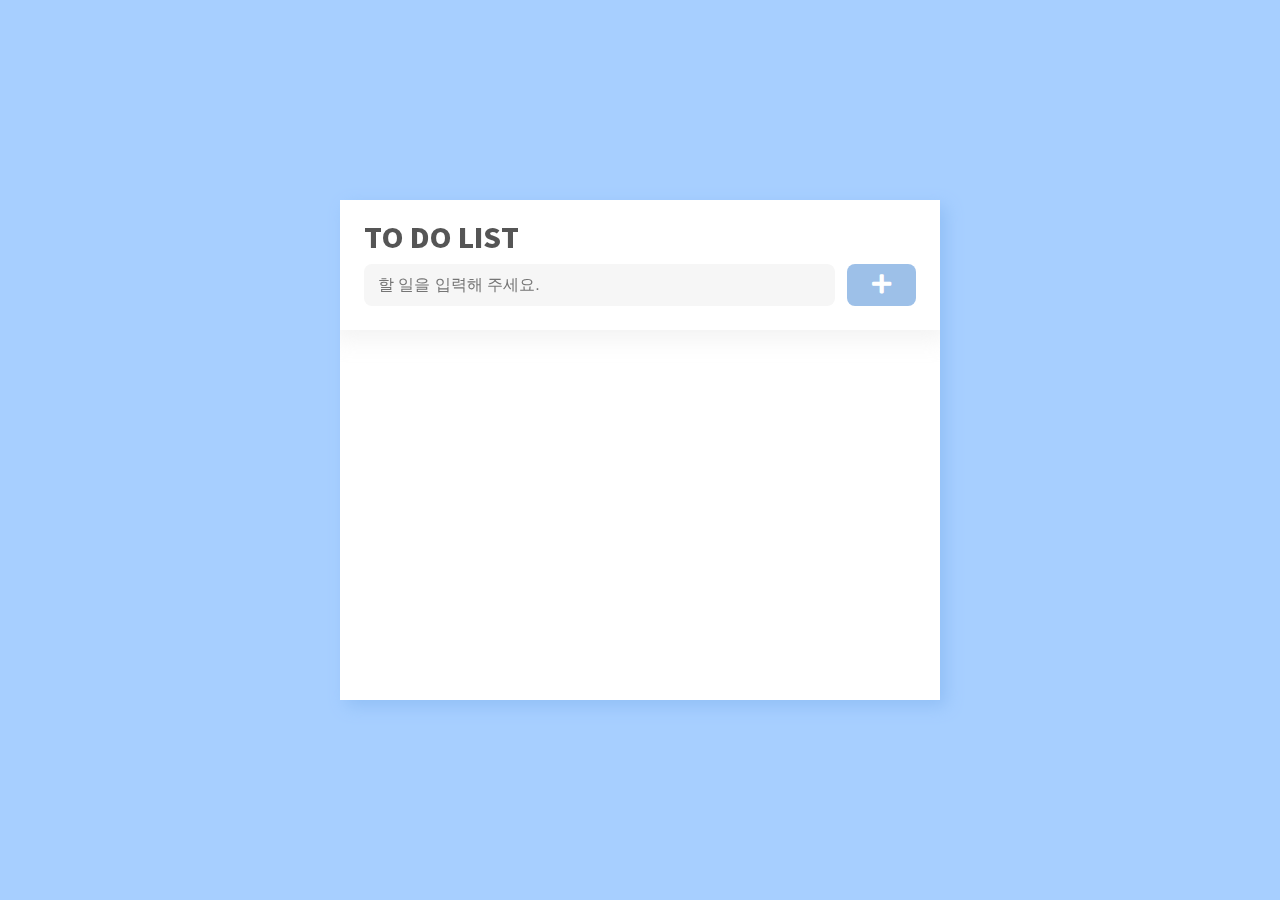
<file: index.html>
<!DOCTYPE html>
<html lang="ko">
  <head>
    <meta charset="UTF-8" />
    <meta
      name="viewport"
      content="width=device-width, initial-scale=1.0, user-scalable=no, viewport-fit=cover"
    />
    <title>To do list</title>
    <link rel="stylesheet" href="utils/reset.css" />
    <link
      rel="stylesheet"
      href="https://cdnjs.cloudflare.com/ajax/libs/font-awesome/5.8.2/css/all.min.css"
    />
    <link rel="stylesheet" href="style.css" />
  </head>

  <body>
    <div class="wrap">
      <div class="header">
        <h2>TO DO LIST</h2>
        <form class="todo_form">
          <input
            type="text"
            class="todo_input"
            placeholder="할 일을 입력해 주세요."
            autofocus="true"
          />
          <button type="submit" class="todo_submit_button">
            <i class="fas fa-plus"></i>
          </button>
        </form>
      </div>
      <div class="todos"></div>
    </div>
    <script src="script.js"></script>
  </body>
</html>
</file>
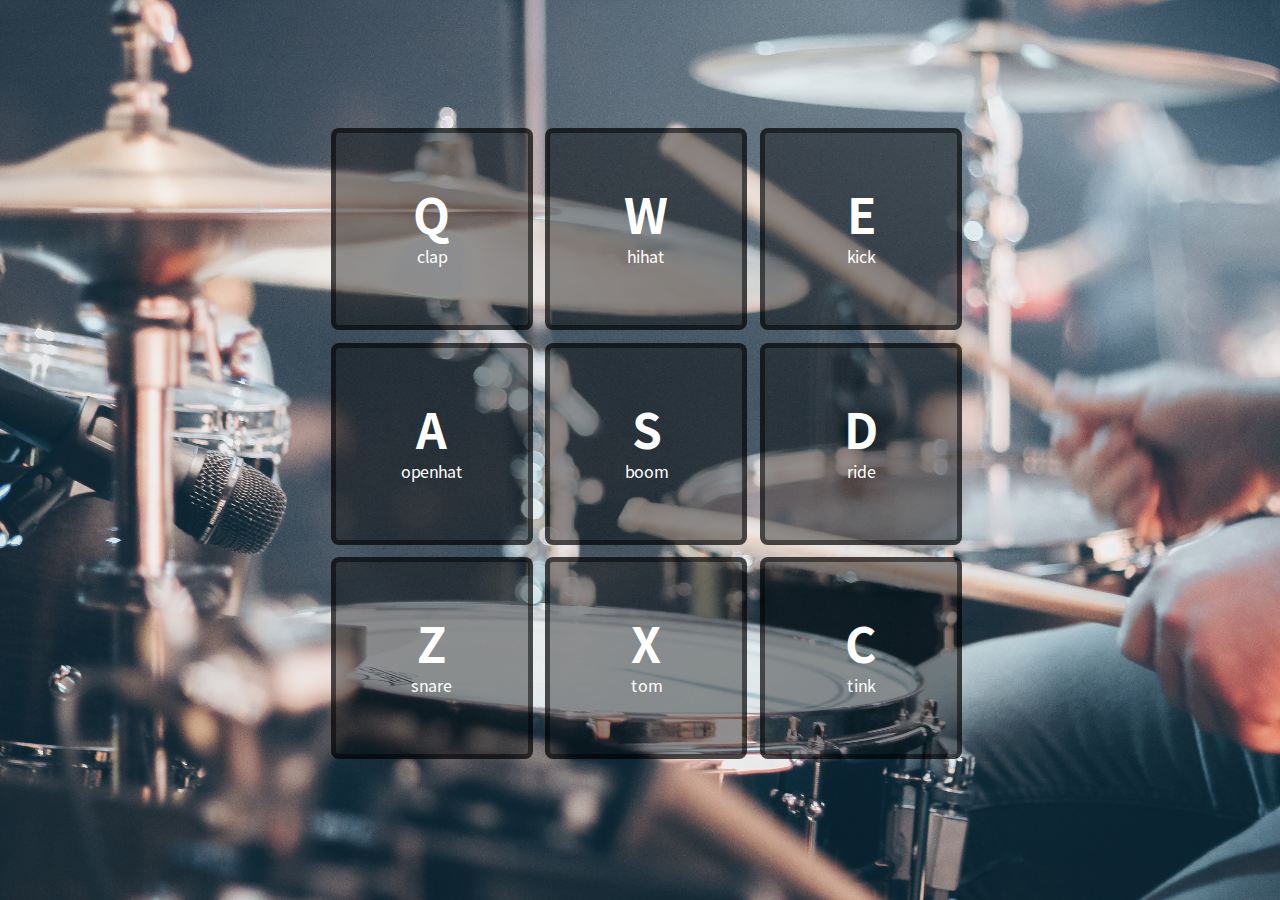
<file: 3x3 durm/index.html>
<!DOCTYPE html>
<html lang="ko">
  <head>
    <meta charset="UTF-8" />
    <meta
      name="viewport"
      content="width=device-width, initial-scale=1.0, user-scalable=no, viewport-fit=cover"
    />
    <title>Drumkit</title>
    <link rel="stylesheet" href="../../utils/reset.css" />
    <link rel="stylesheet" href="style.css" />
  </head>

  <body>
    <div class="wrap">
      <div class="keys">
        <div class="key">
          <div class="label">
            <kbd>Q</kbd>
            <span class="sound">clap</span>
          </div>
        </div>
        <div class="key">
          <div class="label">
            <kbd>W</kbd>
            <span class="sound">hihat</span>
          </div>
        </div>
        <div class="key">
          <div class="label">
            <kbd>E</kbd>
            <span class="sound">kick</span>
          </div>
        </div>
        <div class="break"></div>
        <div class="key">
          <div class="label">
            <kbd>A</kbd>
            <span class="sound">openhat</span>
          </div>
        </div>
        <div class="key">
          <div class="label">
            <kbd>S</kbd>
            <span class="sound">boom</span>
          </div>
        </div>
        <div class="key">
          <div class="label">
            <kbd>D</kbd>
            <span class="sound">ride</span>
          </div>
        </div>
        <div class="break"></div>
        <div class="key">
          <div class="label">
            <kbd>Z</kbd>
            <span class="sound">snare</span>
          </div>
        </div>
        <div class="key">
          <div class="label">
            <kbd>X</kbd>
            <span class="sound">tom</span>
          </div>
        </div>
        <div class="key">
          <div class="label">
            <kbd>C</kbd>
            <span class="sound">tink</span>
          </div>
        </div>
      </div>
    </div>
    <script src="script.js"></script>
  </body>
</html>
</file>
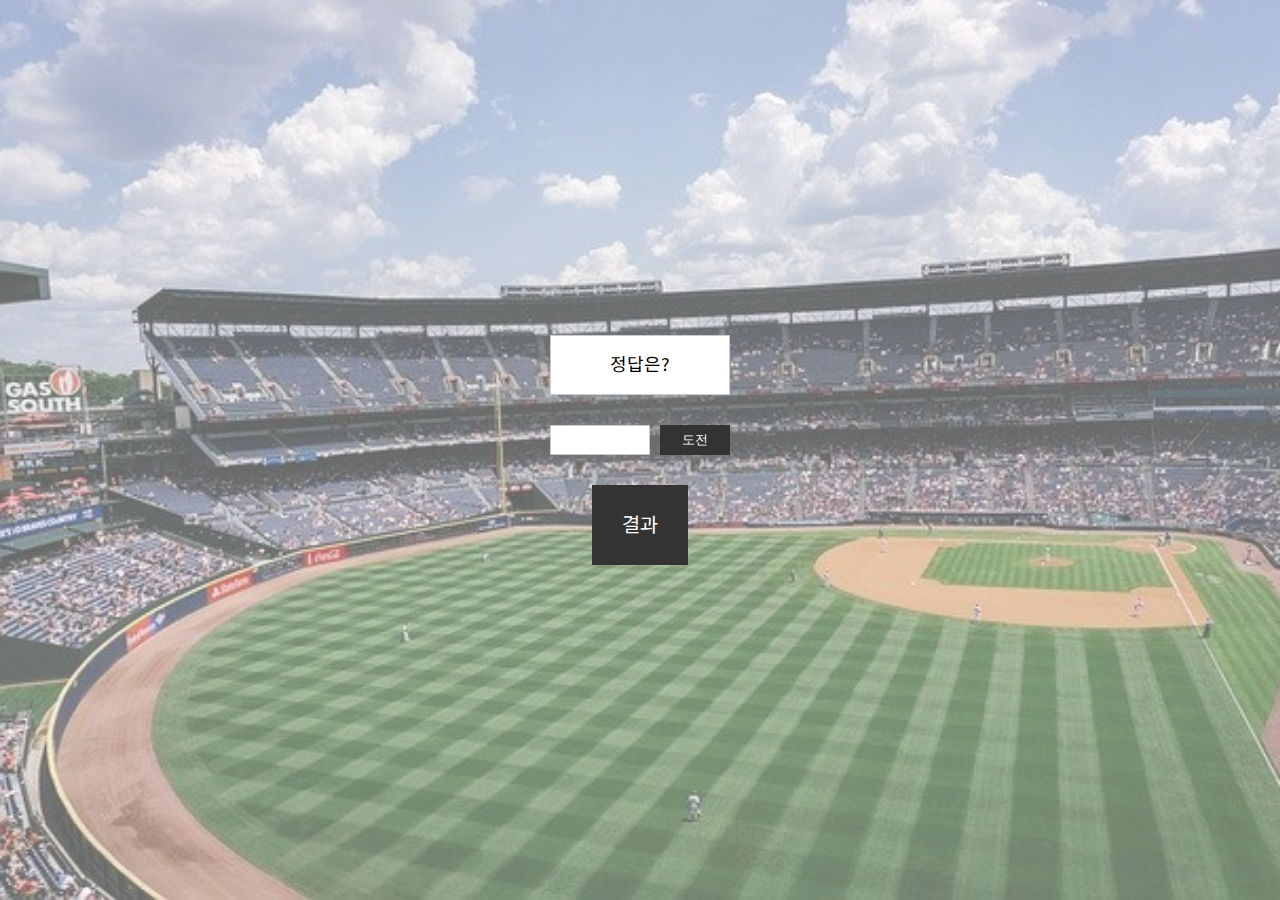
<file: baseballGame/index.html>
<!DOCTYPE html>
<html lang="ko">
  <head>
    <meta charset="UTF-8" />
    <meta
      name="viewport"
      content="width=device-width, initial-scale=1.0, user-scalable=no, viewport-fit=cover"
    />
    <title>Baseball</title>
    <link rel="stylesheet" href="../../utils/reset.css" />
    <link rel="stylesheet" href="style.css" />
  </head>

  <body>
    <main>
      <section>
        <div class="ball_answer">정답은?</div>
        <form>
          <label for="question"></label>
          <input
            class="ball_input"
            type="number"
            id="question"
            name="question"
            min="0"
            max="9999"
          />
          <button>도전</button>
        </form>
        <div class="ball_question">결과</div>
      </section>
    </main>
    <script src="script.js"></script>
  </body>
</html>
</file>
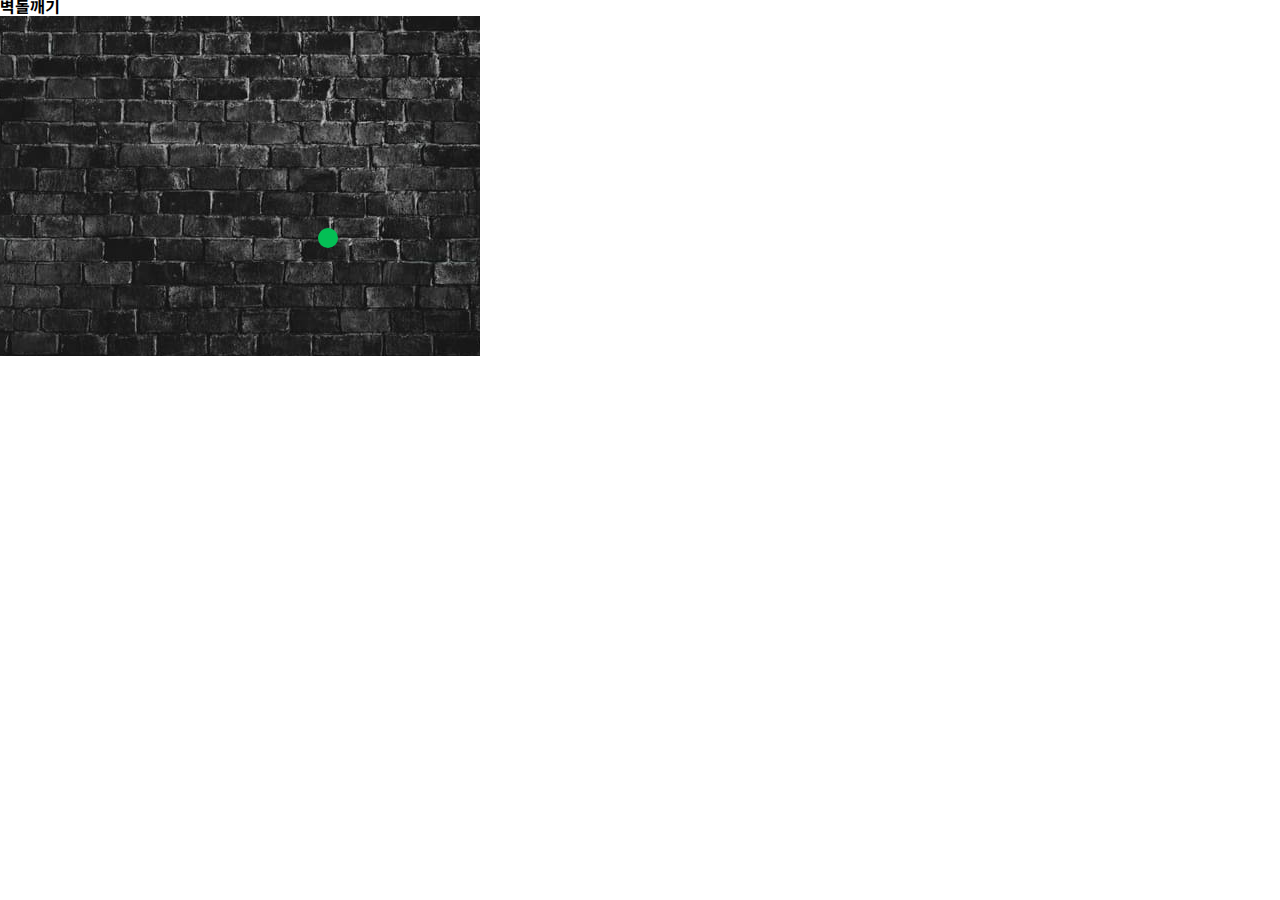
<file: breakout/index.html>
<!DOCTYPE html>
<html lang="ko">
  <head>
    <meta charset="UTF-8" />
    <meta
      name="viewport"
      content="width=device-width, initial-scale=1.0, user-scalable=no, viewport-fit=cover"
    />
    <title>벽돌깨기</title>
    <link rel="stylesheet" href="../../utils/reset.css" />
    <link rel="stylesheet" href="style.css" />
  </head>

  <body>
    <main>
      <h1>벽돌깨기</h1>
      <div class="canvas"></div>
    </main>
    <script src="script.js"></script>
  </body>
</html>
</file>
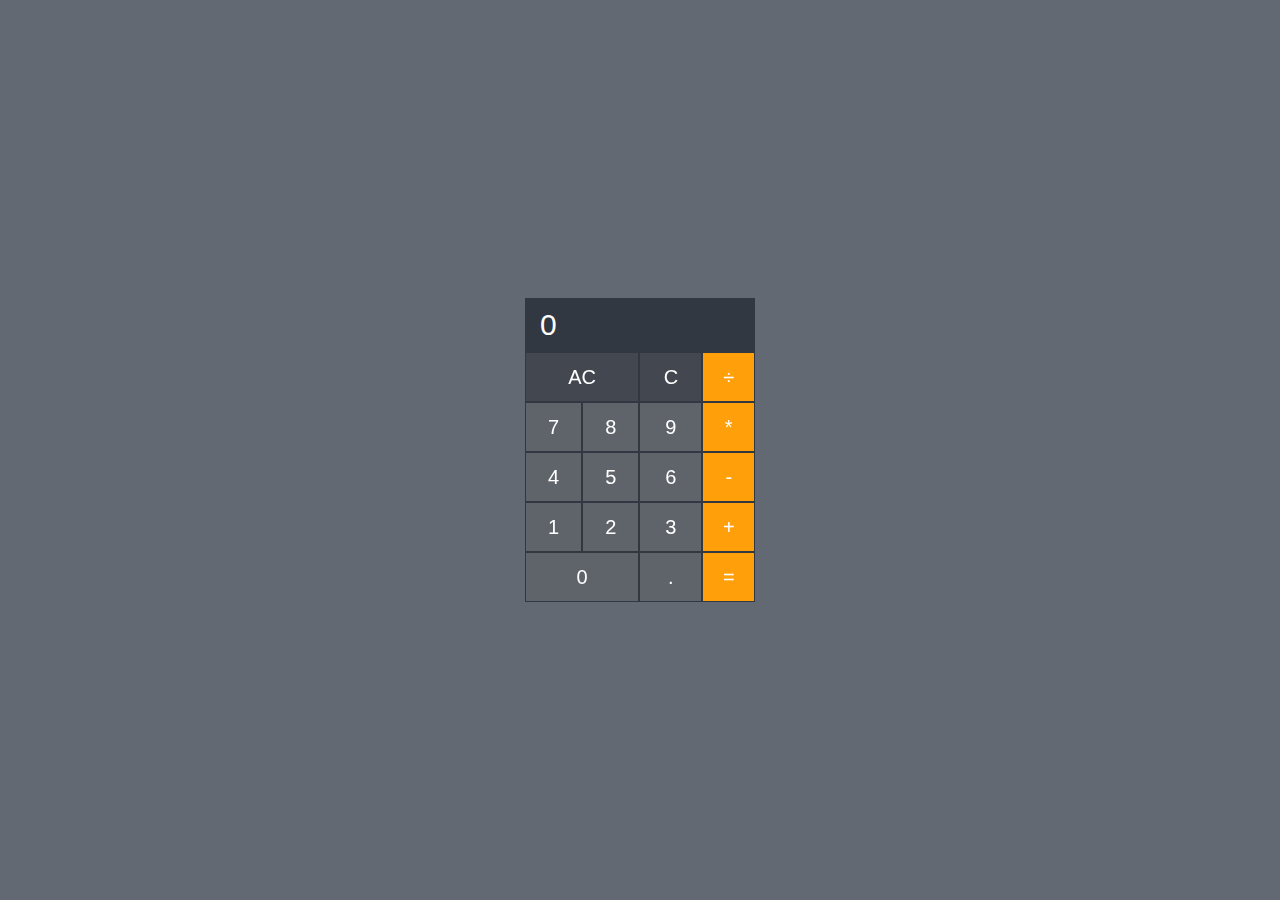
<file: calculator/index.html>
<!DOCTYPE html>
<html lang="ko">
  <head>
    <meta charset="UTF-8" />
    <meta
      name="viewport"
      content="width=device-width, initial-scale=1.0, user-scalable=no, viewport-fit=cover"
    />
    <title>Calculator</title>
    <link rel="stylesheet" href="../../utils/reset.css" />
    <link rel="stylesheet" href="style.css" />
  </head>

  <body>
    <div class="wrap">
      <table>
        <tr>
          <td colspan="4">
            <input type="text" class="display" value="0" />
          </td>
        </tr>
        <tr>
          <td colspan="2"><button class="cell_button all_clear">AC</button></td>
          <td><button class="cell_button clear">C</button></td>
          <td><button class="cell_button operation">÷</button></td>
        </tr>
        <tr>
          <td><button class="cell_button number">7</button></td>
          <td><button class="cell_button number">8</button></td>
          <td><button class="cell_button number">9</button></td>
          <td><button class="cell_button operation">*</button></td>
        </tr>
        <tr>
          <td><button class="cell_button number">4</button></td>
          <td><button class="cell_button number">5</button></td>
          <td><button class="cell_button number">6</button></td>
          <td><button class="cell_button operation">-</button></td>
        </tr>
        <tr>
          <td><button class="cell_button number">1</button></td>
          <td><button class="cell_button number">2</button></td>
          <td><button class="cell_button number">3</button></td>
          <td><button class="cell_button operation">+</button></td>
        </tr>
        <tr>
          <td colspan="2">
            <button class="cell_button number">0</button>
          </td>
          <td><button class="cell_button number">.</button></td>
          <td><button class="cell_button compute">=</button></td>
        </tr>
      </table>
    </div>
    <script src="script.js"></script>
  </body>
</html>
</file>
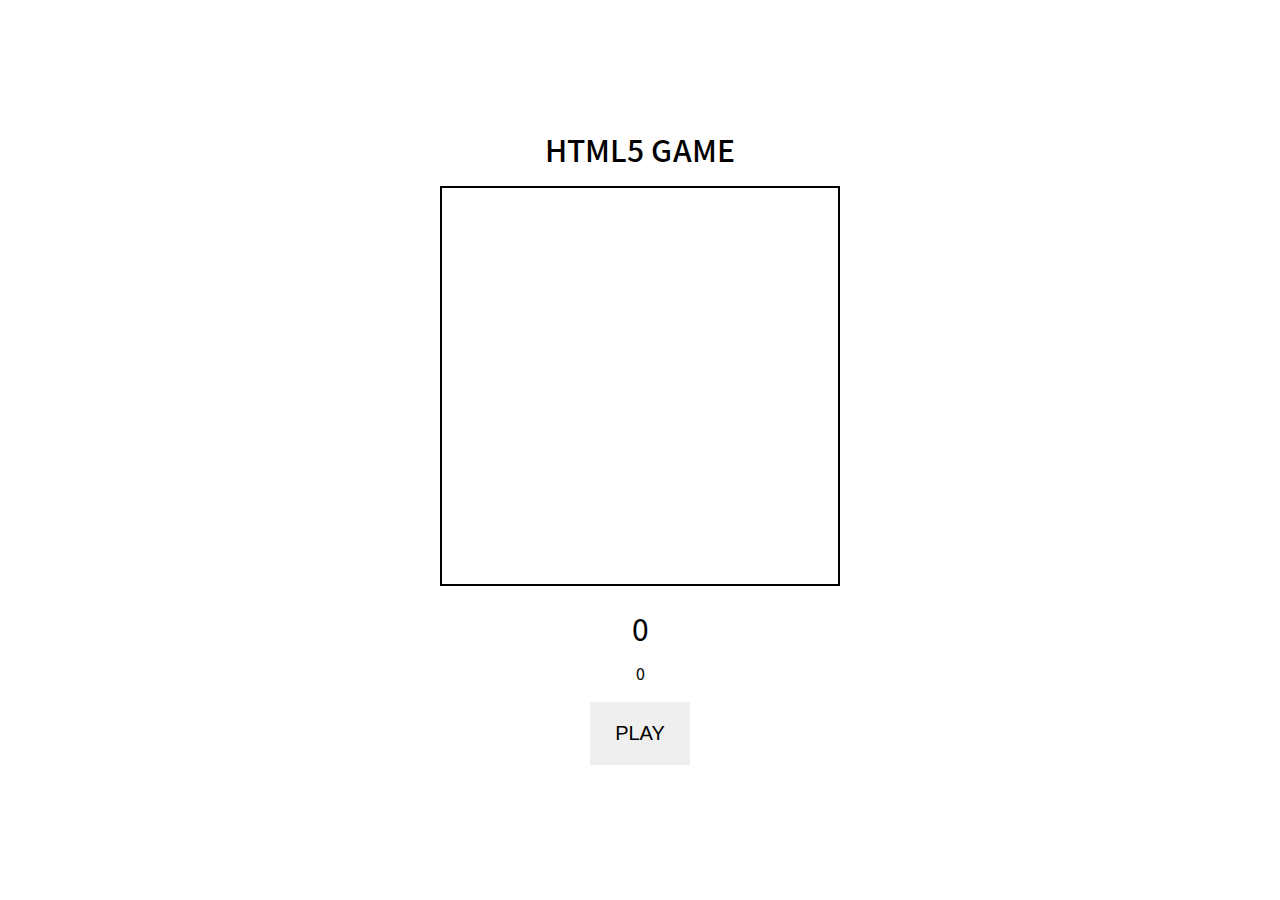
<file: canvasGame/index.html>
<!DOCTYPE html>
<html lang="ko">
  <head>
    <meta charset="UTF-8" />
    <meta
      name="viewport"
      content="width=device-width, initial-scale=1.0, user-scalable=no, viewport-fit=cover"
    />
    <title>html5 game</title>
    <link rel="stylesheet" href="../../utils/reset.css" />
    <link rel="stylesheet" href="style.css" />
  </head>

  <body>
    <main>
      <h1>html5 game</h1>
      <canvas width="300" height="300" class="canvas"></canvas>
      <span class="score">0</span>
      <span class="highscore">0</span>
      <button type="button" class="js-play">PLAY</button>
    </main>
    <script src="script.js"></script>
  </body>
</html>
</file>
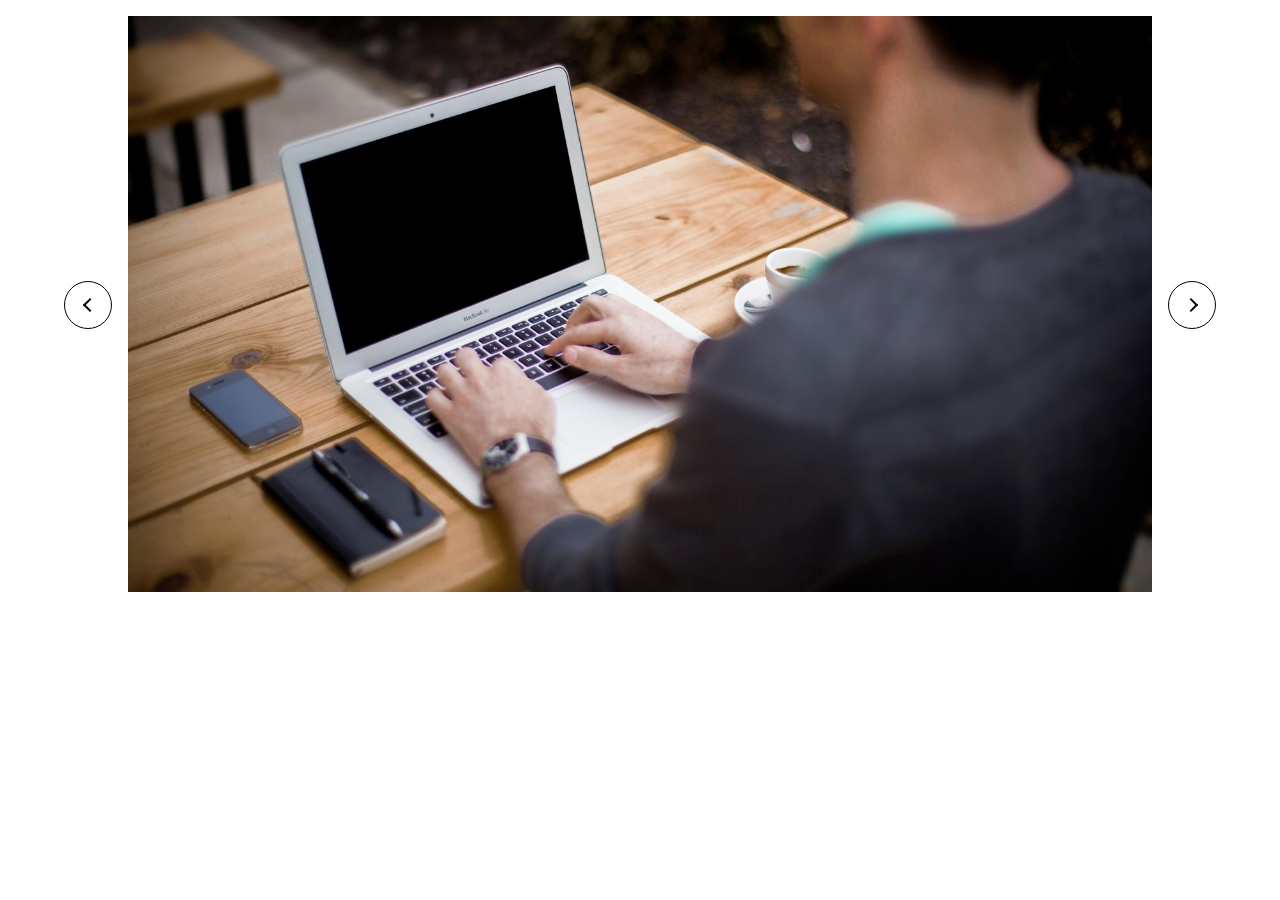
<file: carousel/index.html>
<!DOCTYPE html>
<html lang="ko">
  <head>
    <meta charset="UTF-8" />
    <meta
      name="viewport"
      content="width=device-width, initial-scale=1.0, user-scalable=no, viewport-fit=cover"
    />
    <title>carousel</title>
    <link rel="stylesheet" href="../../utils/reset.css" />
    <link rel="stylesheet" href="style.css" />
  </head>

  <body>
    <div class="carousel-wrapper">
      <div class="carousel">
        <img class="carousel_item" src="assets/1.jpeg" />
        <img class="carousel_item" src="assets/2.jpeg" />
        <img class="carousel_item" src="assets/3.jpeg" />
        <img class="carousel_item" src="assets/4.jpeg" />
        <img class="carousel_item" src="assets/5.jpeg" />

        <div class="carousel_button--next"></div>
        <div class="carousel_button--prev"></div>
      </div>
    </div>

    <script src="script.js"></script>
  </body>
</html>
</file>
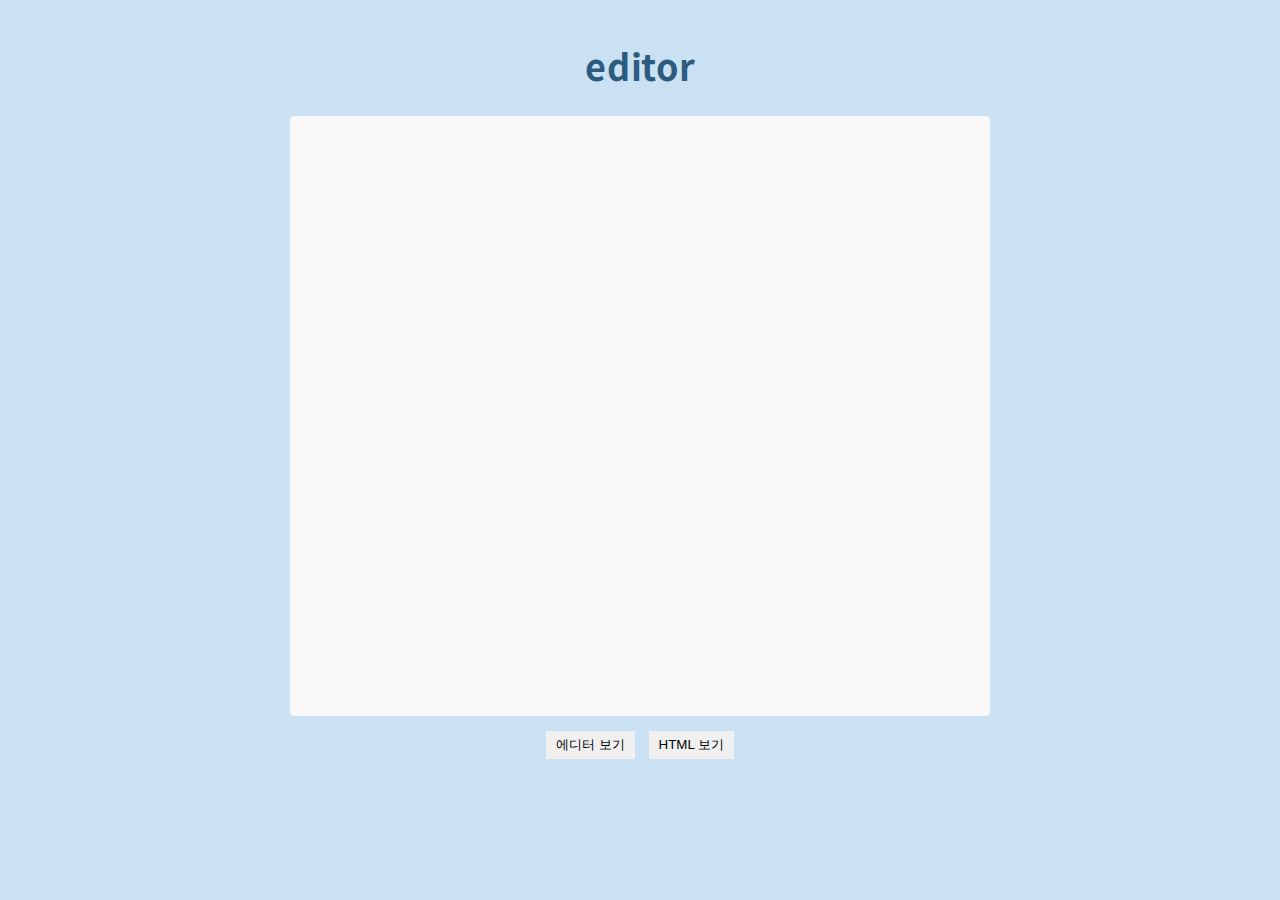
<file: editor/index.html>
<!DOCTYPE html>
<html lang="ko">
  <head>
    <meta charset="UTF-8" />
    <meta
      name="viewport"
      content="width=device-width, initial-scale=1.0, user-scalable=no, viewport-fit=cover"
    />
    <title>editor</title>
    <link rel="stylesheet" href="../../utils/reset.css" />
    <link rel="stylesheet" href="style.css" />
  </head>

  <body>
    <div class="container">
      <div class="wrap">
        <h1>editor</h1>
        <div class="editor_buttons"></div>
        <div class="editor edit show" contenteditable="true"></div>
        <div class="editor html" contenteditable="true"></div>
        <div class="show_buttons">
          <button class="show_editor_button">에디터 보기</button>
          <button class="show_html_button">HTML 보기</button>
        </div>
      </div>
    </div>
    <script src="script.js"></script>
  </body>
</html>
</file>
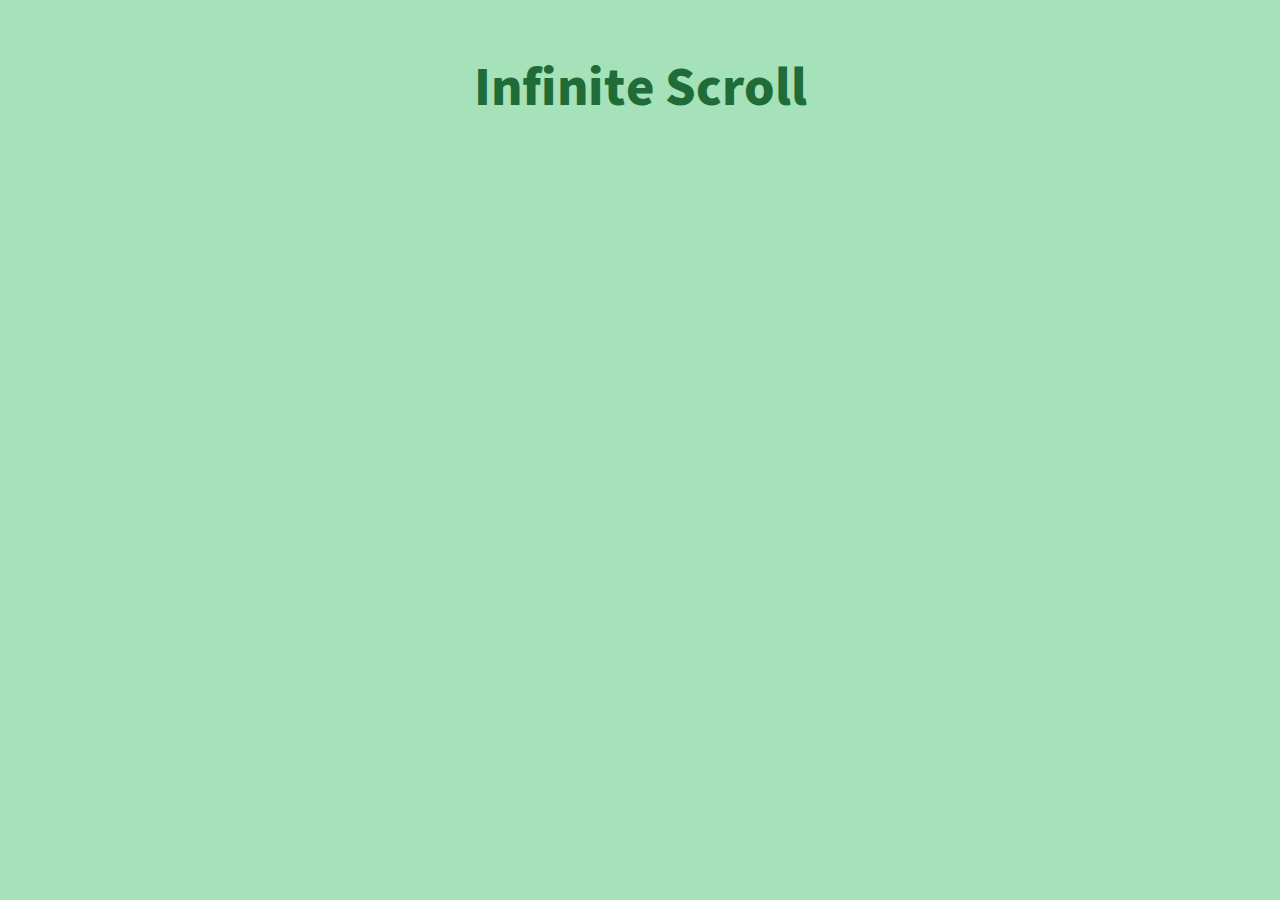
<file: infiniteScroll/index.html>
<!DOCTYPE html>
<html lang="ko">
  <head>
    <meta charset="UTF-8" />
    <meta
      name="viewport"
      content="width=device-width, initial-scale=1.0, user-scalable=no, viewport-fit=cover"
    />
    <title>Infinite scroll</title>
    <link rel="stylesheet" href="../../utils/reset.css" />
    <link rel="stylesheet" href="style.css" />
  </head>

  <body>
    <div class="wrap">
      <h2>Infinite Scroll</h2>
      <div class="posts"></div>
      <div class="loader">
        <div></div>
        <div></div>
        <div></div>
        <div></div>
      </div>
    </div>
    <script src="script.js"></script>
  </body>
</html>
</file>
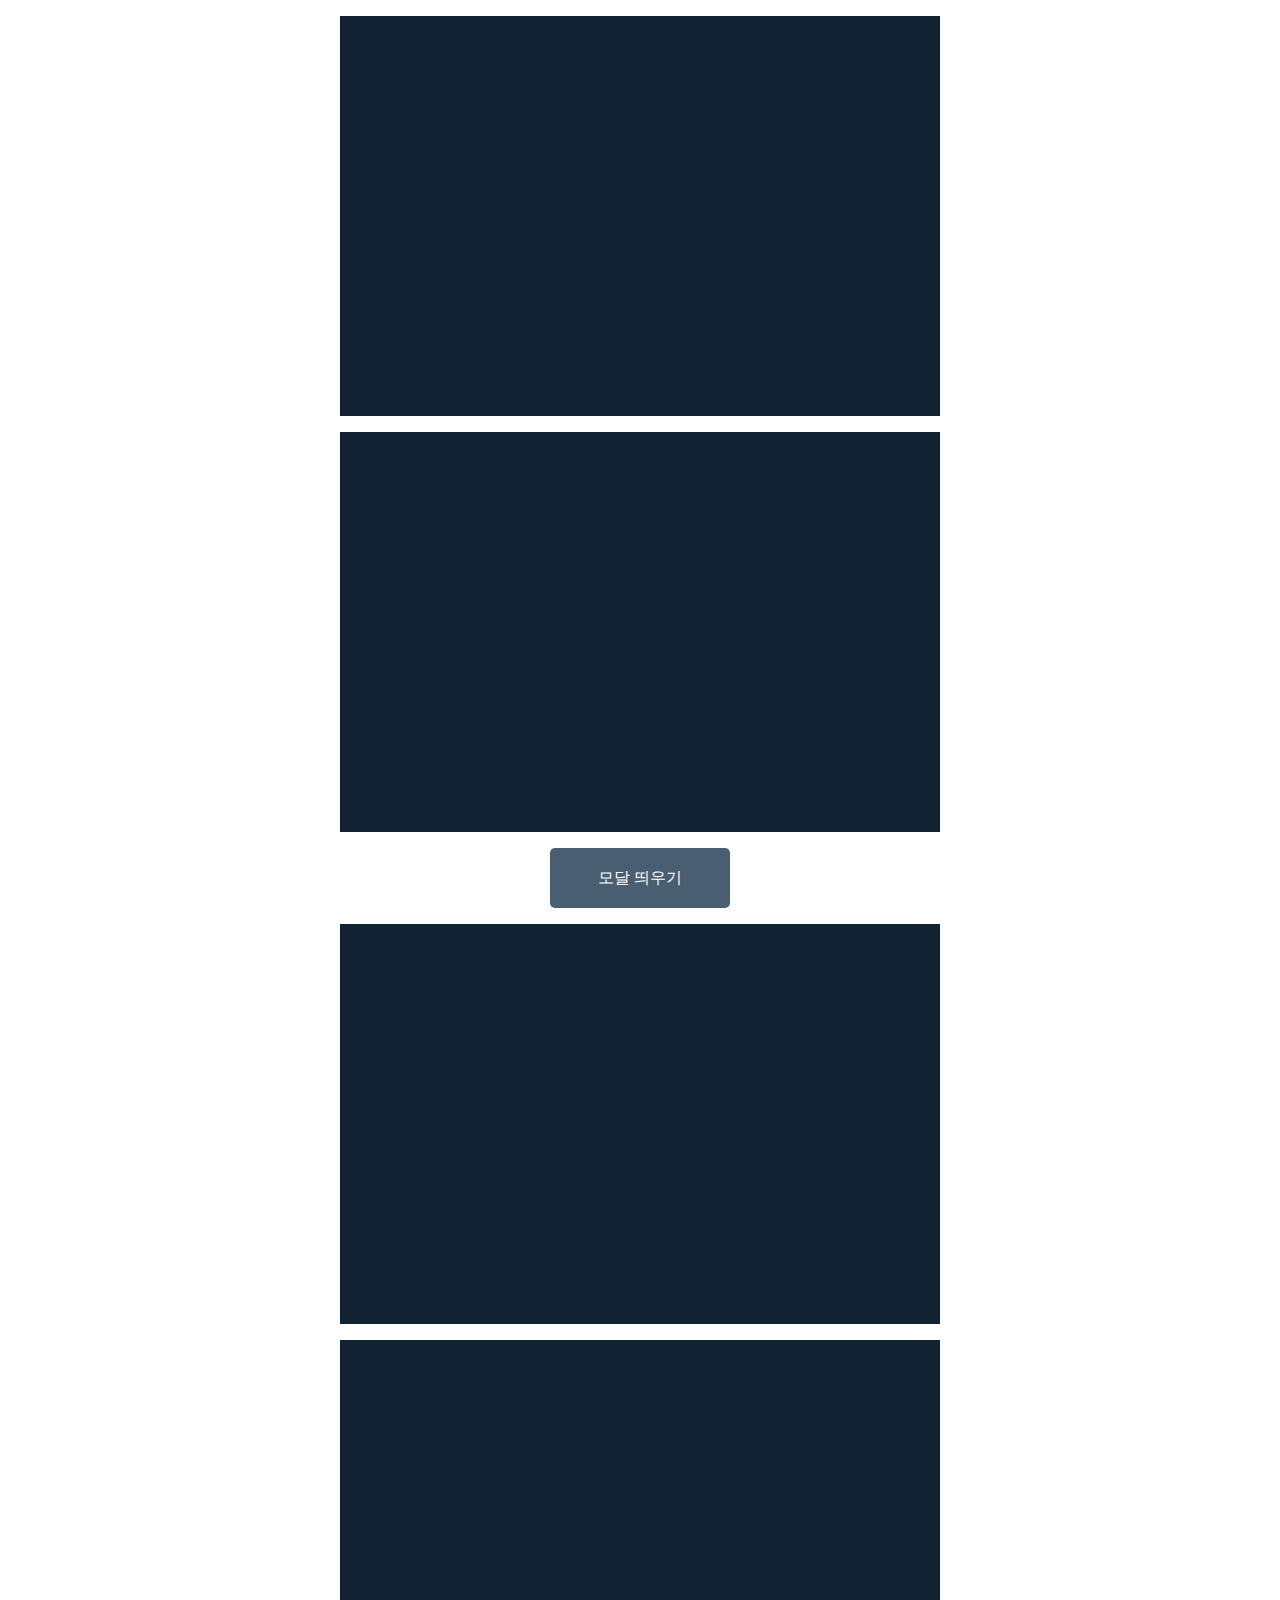
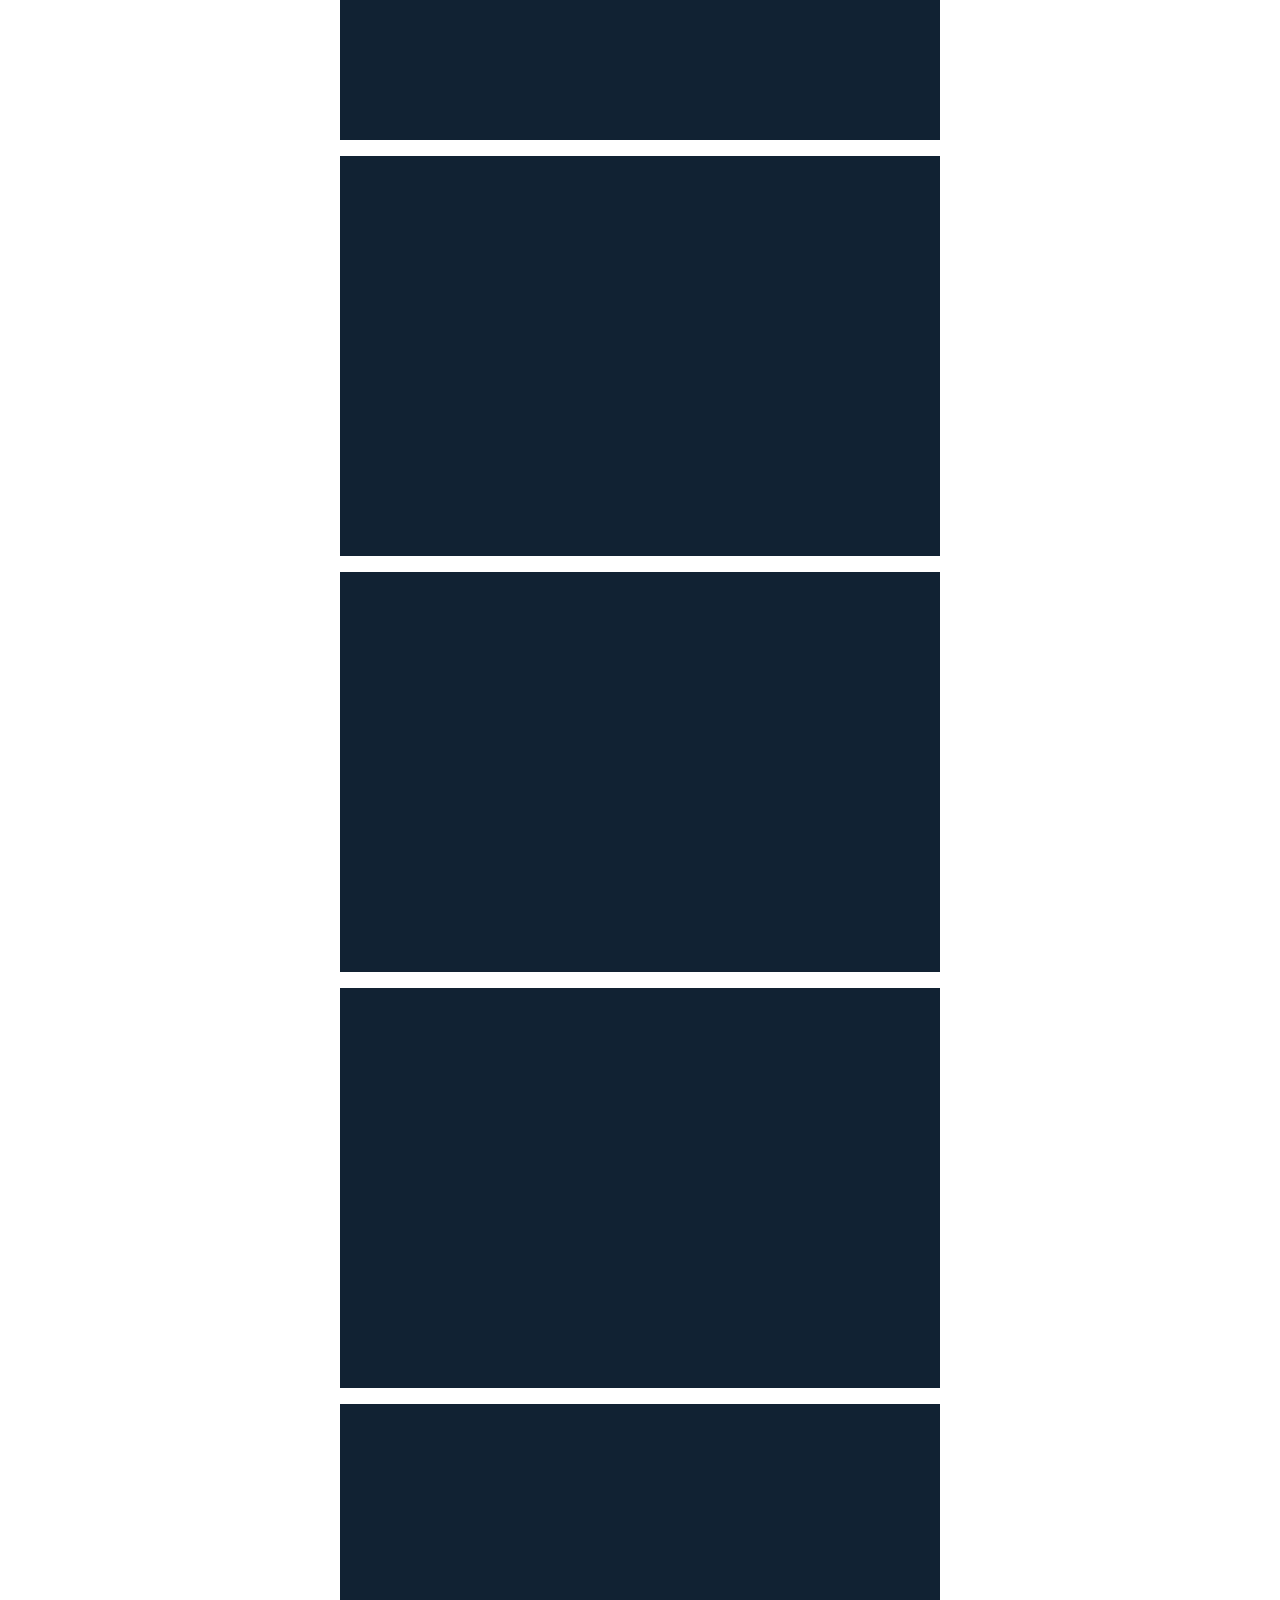
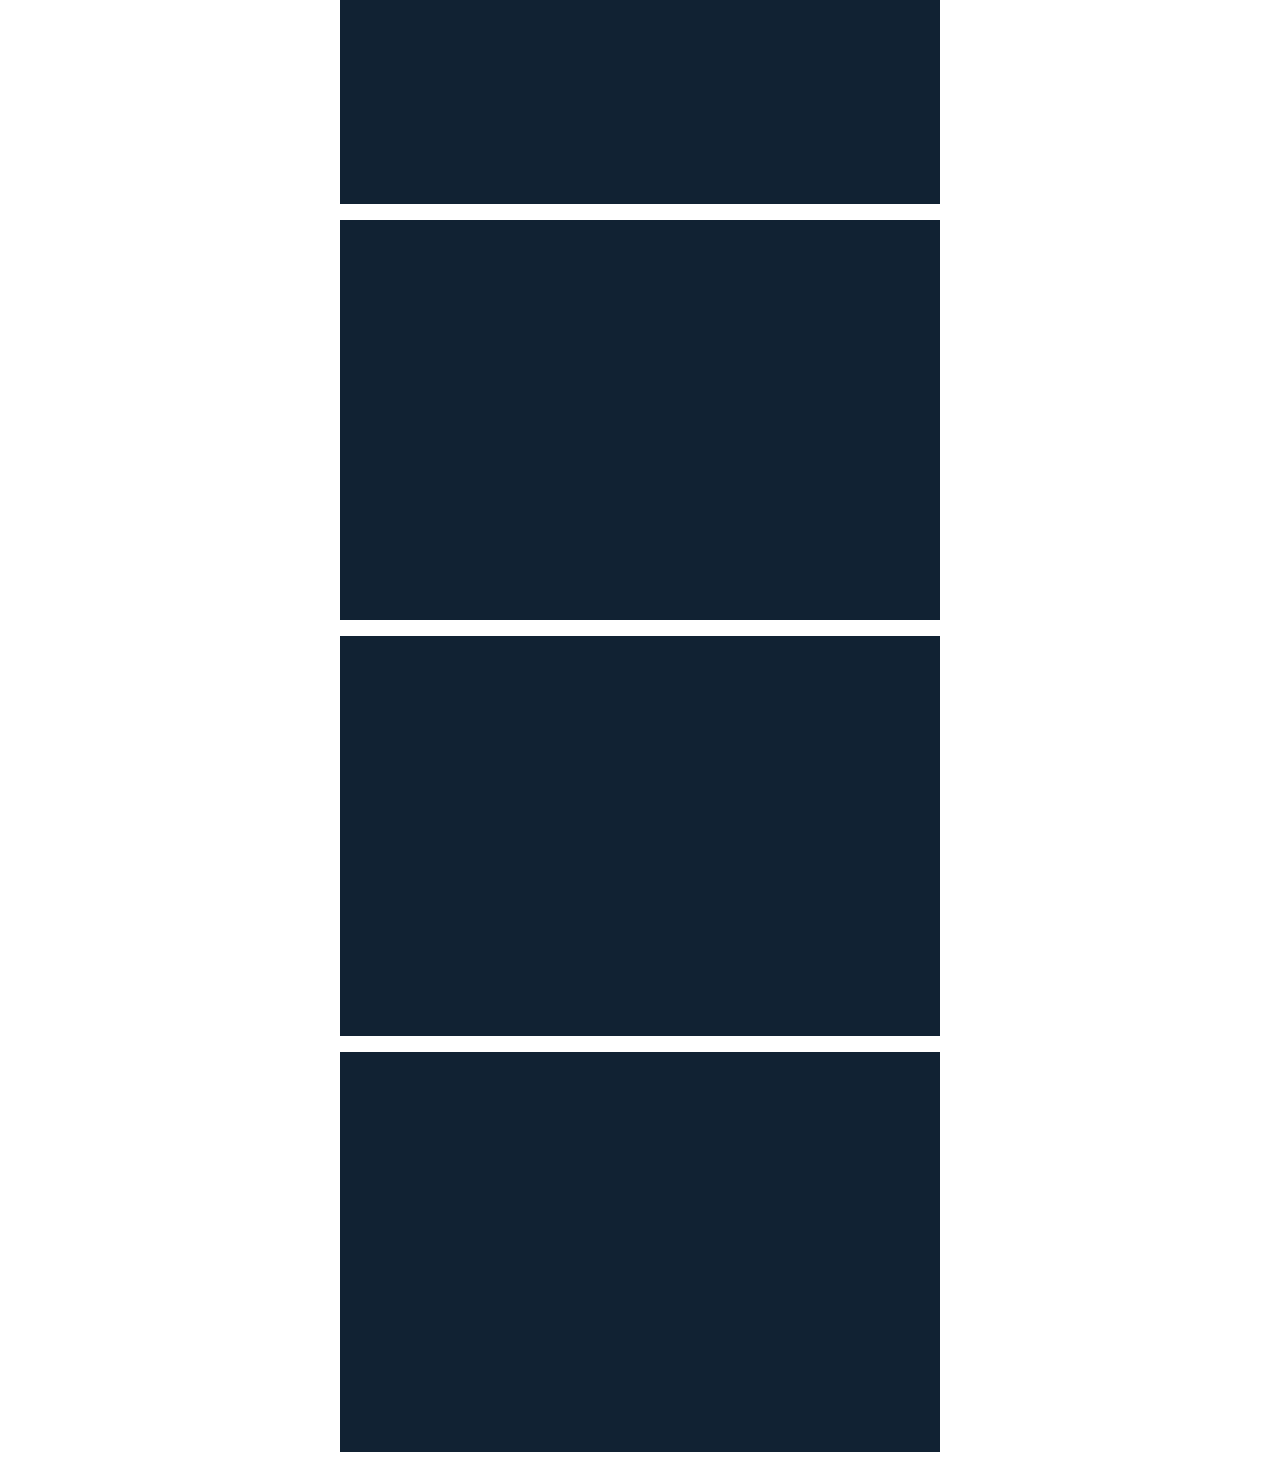
<file: modalPopup/index.html>
<!DOCTYPE html>
<html lang="ko">
  <head>
    <meta charset="UTF-8" />
    <meta
      name="viewport"
      content="width=device-width, initial-scale=1.0, user-scalable=no, viewport-fit=cover"
    />
    <title>Modal Popup</title>
    <link rel="stylesheet" href="../../utils/reset.css" />
    <link rel="stylesheet" href="style.css" />
  </head>

  <body>
    <div class="box"></div>
    <div class="box"></div>
    <button class="modal_open_button">모달 띄우기</button>
    <div class="box"></div>
    <div class="box"></div>
    <div class="box"></div>
    <div class="box"></div>
    <div class="box"></div>
    <div class="box"></div>
    <div class="box"></div>
    <div class="box"></div>
    <div class="box"></div>
    <div class="modal">
      <div class="modal_wrap">
        <div class="modal_header">모달 타이틀</div>
        <hr />
        <div class="modal_body">모달 바디입니다.</div>
        <div class="modal_footer">
          <button class="modal_button cancel">취소</button>
          <button class="modal_button confirm">확인</button>
        </div>
      </div>
    </div>
    <script src="script.js"></script>
  </body>
</html>
</file>
<file: style.css>
body {
  background-color: #a7cfff;
  color: #555555;
}

button,
input {
  outline: 0;
  border: none;
}

button {
  cursor: pointer;
}

button > i {
  pointer-events: none;
}

.wrap {
  position: fixed;
  top: 50%;
  left: 50%;
  transform: translate(-50%, -50%);
  background-color: #fff;
  width: 600px;
  height: 500px;
  padding: 24px;
  overflow: hidden;
  display: flex;
  flex-direction: column;
  box-shadow: 6px 6px 16px #91bff6;
}

h2 {
  font-size: 28px;
  font-weight: 900;
}

.header {
  width: 100%;
  position: absolute;
  top: 0;
  left: 0;
  padding: 24px;
  box-shadow: 0 4px 21px 6px #ececec9e;
}

.todo_form {
  display: flex;
  justify-content: space-between;
  margin-top: 12px;
}

.todo_input {
  width: 100%;
  font-size: 16px;
  padding: 12px 14px;
  background-color: #f6f6f6;
  border-radius: 8px;
}

.todo_submit_button {
  background-color: #9dc0e8;
  color: #fff;
  width: 80px;
  margin-left: 12px;
  font-size: 22px;
  border-radius: 8px;
}

.todos {
  margin-top: 106px;
  overflow: auto;
}

.item {
  display: flex;
  justify-content: space-between;
  align-items: center;
  padding: 10px 0;
  border-bottom: 1px solid #f2f2f2;
}

.content {
  width: 100%;
  display: flex;
  justify-content: flex-start;
  align-items: center;
}

.content > input[type='checkbox'] {
  transform: scale(1.5);
  margin-left: 10px;
}

.content > label {
  font-size: 16px;
  margin-left: 20px;
  padding-top: 4px;
  width: 100%;
}

.content > input[type='text'] {
  font-size: 16px;
  margin-left: 20px;
  padding-top: 4px;
  padding-left: 0;
  width: 100%;
}

.item_buttons {
  width: 118px;
}

.item_buttons > button {
  width: 42px;
  height: 42px;
  color: #555555;
  font-size: 14px;
  border-radius: 8px;
}

.item_buttons > button:first-child {
  background-color: #bad4f5;
  margin-right: 8px;
}

.todo_checkbox {
  appearance: auto !important;
}

.item input[type='text'] {
  display: none;
}

.edit_buttons {
  display: none;
}
</file>
<file: 3x3 durm/style.css>
body {
  width: 100%;
  height: 100vh;
}
.wrap {
  display: flex;
  height: 100%;
  flex-direction: column;
  justify-content: center;
  background-image: url('./assets/images/background.jpeg');
  background-size: cover;
  background-position: center;
}
.keys {
  width: 100%;
  display: flex;
  flex-wrap: wrap;
  align-items: center;
  justify-content: center;
}
.break {
  width: 100%;
  height: 0;
}
.key {
  position: relative;
  width: 15%;
  padding-bottom: 15%;
  margin-bottom: 1%;
  margin-left: 1%;
  background-color: rgb(0 0 0 / 40%);
  text-align: center;
  cursor: pointer;
  border: 5px solid rgb(0 0 0 / 50%);
  border-radius: 0.5rem;
  box-sizing: content-box;
  transition: all 100ms;
}
.playing {
  transform: scale(1.1);
  background-color: rgb(0 0 0 / 60%);
}
.label {
  position: absolute;
  top: 50%;
  left: 50%;
  transform: translate(-50%, -50%);
  pointer-events: none;
}

kbd {
  font-family: 'notosans';
  font-weight: 700;
  display: block;
  pointer-events: none;
  font-size: 3rem;
  color: #fff;
}

.sound {
  display: block;
  pointer-events: none;
  font-size: 1rem;
  padding-top: 0.5rem;
  color: #fff;
}

.key:hover {
  background-color: rgb(0 0 0 / 60%);
}
.key:hover kbd {
  font-size: 3.2rem;
}
.key:hover .sound {
  font-size: 1.2rem;
}
</file>
<file: baseballGame/style.css>
@charset "utf-8";

main {
  display: flex;
  flex-direction: column;
  align-items: center;
  justify-content: center;
  position: relative;
  width: 100%;
  height: 100vh;
}

main::before {
  content: '';
  display: block;
  position: absolute;
  width: 100%;
  height: 100%;
  background: url('./assets/bg.jpg') no-repeat 0 0 / cover;
  opacity: 0.6;
}

section {
  display: flex;
  flex-direction: column;
  align-items: center;
  justify-content: center;
  position: relative;
  z-index: 1;
  width: calc(100vw - 20px);
  height: 100vh;
}

.ball_answer {
  text-align: center;
  width: 180px;
  padding: 20px;
  border: 1px solid #ccc;
  background-color: #fff;
  font-size: 18px;
}

.ball_question {
  margin-top: 30px;
  padding: 30px;
  font-size: 20px;
  background: #333;
  text-align: center;
  color: #fff;
}

.ball_question span {
  display: block;
  margin-top: 20px;
  font-size: 16px;
}

.ball_question span em {
  font-style: normal;
}

form {
  display: flex;
  margin-top: 30px;
}

form .ball_input {
  width: 100px;
  height: 30px;
  border: 1px solid #ccc;
}

form button {
  background: #333;
  border: none;
  width: 70px;
  height: 30px;
  margin-left: 10px;
  padding: 0 10px;
  color: #fff;
  cursor: pointer;
}

form button:hover,
form button:active,
form button:focus {
  opacity: 0.8;
}
</file>
<file: breakout/style.css>
/* No CSS */
</file>
<file: calculator/style.css>
body {
  background-color: #636972;
}
button,
input {
  outline: none;
  border: 0;
  padding: 0;
  margin: 0;
}
table {
  border-spacing: 0;
  border-style: none;
  padding: 0;
}
th,
td {
  border-spacing: 0;
  border-style: none;
  padding: 0;
}

table {
  width: 230px;
}

.wrap {
  position: fixed;
  top: 50%;
  left: 50%;
  transform: translate(-50%, -50%);
}
.display {
  background-color: #323842;
  color: white;
  font-size: 30px;
  width: 100%;
  padding: 10px 15px;
  box-sizing: border-box;
  font-weight: 300;
}

.cell_button {
  width: 100%;
  height: 30px;
  background-color: #5f636a;
  cursor: pointer;
  border: 1px solid #323842;
  color: white;
  height: 50px;
  font-size: 20px;
}

.cell_button:active {
  background-color: #7f8187;
}
.all_clear,
.clear {
  background-color: #434850;
}

.operation,
.compute {
  background-color: #ff9f0a;
}

.operation:active,
.compute:active {
  background-color: #ffbc54;
}

.active {
  border: 1px solid #1f232a;
  background-color: #ffb645;
}
</file>
<file: canvasGame/style.css>
@charset "utf-8";

.blind {
  text-indent: -99999px;
  overflow: hidden;
}

main {
  display: flex;
  flex-direction: column;
  align-items: center;
  justify-content: center;
  width: 100%;
  height: 100vh;
  -webkit-user-select: none;
  -moz-user-select: none;
  -ms-user-select: none;
  user-select: none;
}

h1 {
  margin-bottom: 20px;
  font-size: 30px;
  font-weight: 500;
  text-transform: uppercase;
}

canvas {
  margin: 0 auto 30px;
  width: 400px;
  max-width: 100%;
  border: 2px solid #000;
}

.highscore {
  display: block;
  margin-bottom: 20px;
}

.score {
  display: block;
  margin-bottom: 20px;
  font-size: 30px;
}

button {
  display: block;
  border: 0;
  width: 100px;
  padding: 20px;
  font-size: 20px;
  cursor: pointer;
}

button:hover {
  background-color: #000;
  color: #fff;
}
</file>
<file: carousel/style.css>
.carousel-wrapper {
  overflow: hidden;
  width: 90%;
  margin: auto;
}

.carousel-wrapper * {
  box-sizing: border-box;
}

.carousel {
  -webkit-transform-style: preserve-3d;
  -moz-transform-style: preserve-3d;
  transform-style: preserve-3d;
}

.carousel_item {
  opacity: 0;
  position: absolute;
  top: 0;
  width: 100%;
  margin: auto;
  padding: 1rem 4rem;
  z-index: 100;
  transition: transform 0.5s, opacity 0.5s, z-index 0.5s;
}

.carousel_item.active {
  opacity: 1;
  position: relative;
  z-index: 900;
}

.carousel_item.prev,
.carousel_item.next {
  z-index: 800;
}

.carousel_item.prev {
  transform: translateX(-100%);
}

.carousel_item.next {
  transform: translateX(100%);
}

.carousel_button--prev,
.carousel_button--next {
  position: absolute;
  top: 50%;
  width: 3rem;
  height: 3rem;
  background-color: #fff;
  transform: translateY(-50%);
  border-radius: 50%;
  cursor: pointer;
  z-index: 1001;
  border: 1px solid black;
}

.carousel_button--prev {
  left: 0;
}

.carousel_button--next {
  right: 0;
}

.carousel_button--prev::after,
.carousel_button--next::after {
  content: ' ';
  position: absolute;
  width: 10px;
  height: 10px;
  top: 50%;
  left: 54%;
  border-right: 2px solid black;
  border-bottom: 2px solid black;
  transform: translate(-50%, -50%) rotate(135deg);
}

.carousel_button--next::after {
  left: 47%;
  transform: translate(-50%, -50%) rotate(-45deg);
}
</file>
<file: editor/style.css>
body {
  background-color: #cae1f4;
}
.wrap {
  width: 700px;
  margin: 50px auto;
}
h1 {
  font-size: 36px;
  font-weight: 700;
  color: #2d5b80;
  text-align: center;
  margin-bottom: 10px;
}
button {
  outline: none;
  border: 0;
  padding: 5px 10px;
}
.editor_buttons {
  padding: 10px 0;
}
.editor_buttons button {
  margin: 5px;
  background-color: #f0f0f0;
}
.editor {
  display: none;
  width: 100%;
  height: 600px;
  background-color: #f8f8f8;
  padding: 10px;
  border-radius: 4px;
}
.show_buttons {
  margin-top: 10px;
  text-align: center;
}
.show_buttons button {
  margin: 5px;
  background-color: #f0f0f0;
}
.show {
  display: block;
}
</file>
<file: infiniteScroll/style.css>
body {
  background-color: #a5e1b9;
}

.wrap {
  display: flex;
  flex-direction: column;
  justify-content: center;
  align-items: center;
  padding: 2rem 0;
}

h2 {
  font-size: 3rem;
  font-weight: 900;
  text-align: center;
  padding: 2rem 0;
  color: #1f6c38;
}

.posts {
  width: 100%;
  max-width: 700px;
  margin: 0 auto;
  padding: 0 3rem;
}

.post {
  margin: 1rem 0;
  background-color: rgb(255 255 255 / 80%);
  border-radius: 0.5rem;
  padding: 1rem;
  border: 0.5rem solid white;
  box-shadow: 10px 14px 20px rgb(137 137 137 / 20%);
}

.header {
  display: flex;
  font-size: 1.5rem;
  color: #1f6c37;
  font-weight: 700;
  text-transform: uppercase;
}

.id {
  font-size: 1rem;
  padding-right: 1rem;
}

.body {
  padding-top: 1rem;
}

.loader {
  display: inline-block;
  position: relative;
  width: 80px;
  height: 80px;
  opacity: 0;
}

.loader.show {
  opacity: 1;
}

.loader div {
  position: absolute;
  top: 33px;
  width: 13px;
  height: 13px;
  border-radius: 50%;
  background: #fff;
  animation-timing-function: cubic-bezier(0, 1, 1, 0);
}
.loader div:nth-child(1) {
  left: 8px;
  animation: loader1 0.6s infinite;
}
.loader div:nth-child(2) {
  left: 8px;
  animation: loader2 0.6s infinite;
}
.loader div:nth-child(3) {
  left: 32px;
  animation: loader2 0.6s infinite;
}
.loader div:nth-child(4) {
  left: 56px;
  animation: loader3 0.6s infinite;
}
@keyframes loader1 {
  0% {
    transform: scale(0);
  }
  100% {
    transform: scale(1);
  }
}
@keyframes loader3 {
  0% {
    transform: scale(1);
  }
  100% {
    transform: scale(0);
  }
}
@keyframes loader2 {
  0% {
    transform: translate(0, 0);
  }
  100% {
    transform: translate(24px, 0);
  }
}
</file>
<file: modalPopup/style.css>
body.scroll_lock {
  overflow: hidden;
  height: 100%;
}

button {
  border: 0;
  outline: none;
  cursor: pointer;
}

.modal_open_button {
  width: 180px;
  height: 60px;
  margin: 0 auto;
  display: block;
  background-color: #4a5e72;
  color: #fff;
  font-size: 16px;
  margin-top: 10px;
  border-radius: 5px;
}

.box {
  width: 600px;
  height: 400px;
  margin: 16px auto;
  background-color: #123;
}

.modal {
  display: none;
  position: fixed;
  top: 0;
  right: 0;
  bottom: 0;
  left: 0;
  background-color: rgb(0 0 0 / 50%);
  height: 100%;
  overflow: hidden;
}

.modal.show {
  display: block;
}

.modal_wrap {
  position: fixed;
  top: 50%;
  left: 50%;
  transform: translate(-50%, -50%);
  width: 450px;
  height: auto;
  padding: 24px;
  background-color: #fff;
  border-radius: 8px;
}

.modal_header {
  font-size: 24px;
}

.modal_body {
  padding: 12px 0;
}

.modal_footer {
  display: flex;
  justify-content: space-between;
  padding-top: 12px;
}

.modal_button {
  width: 50%;
  height: 48px;
  border-radius: 4px;
  font-size: 16px;
}

.modal_button.cancel {
  margin-right: 4px;
}
.modal_button.confirm {
  margin-left: 4px;
  background-color: #4ae7c2;
}
</file>
